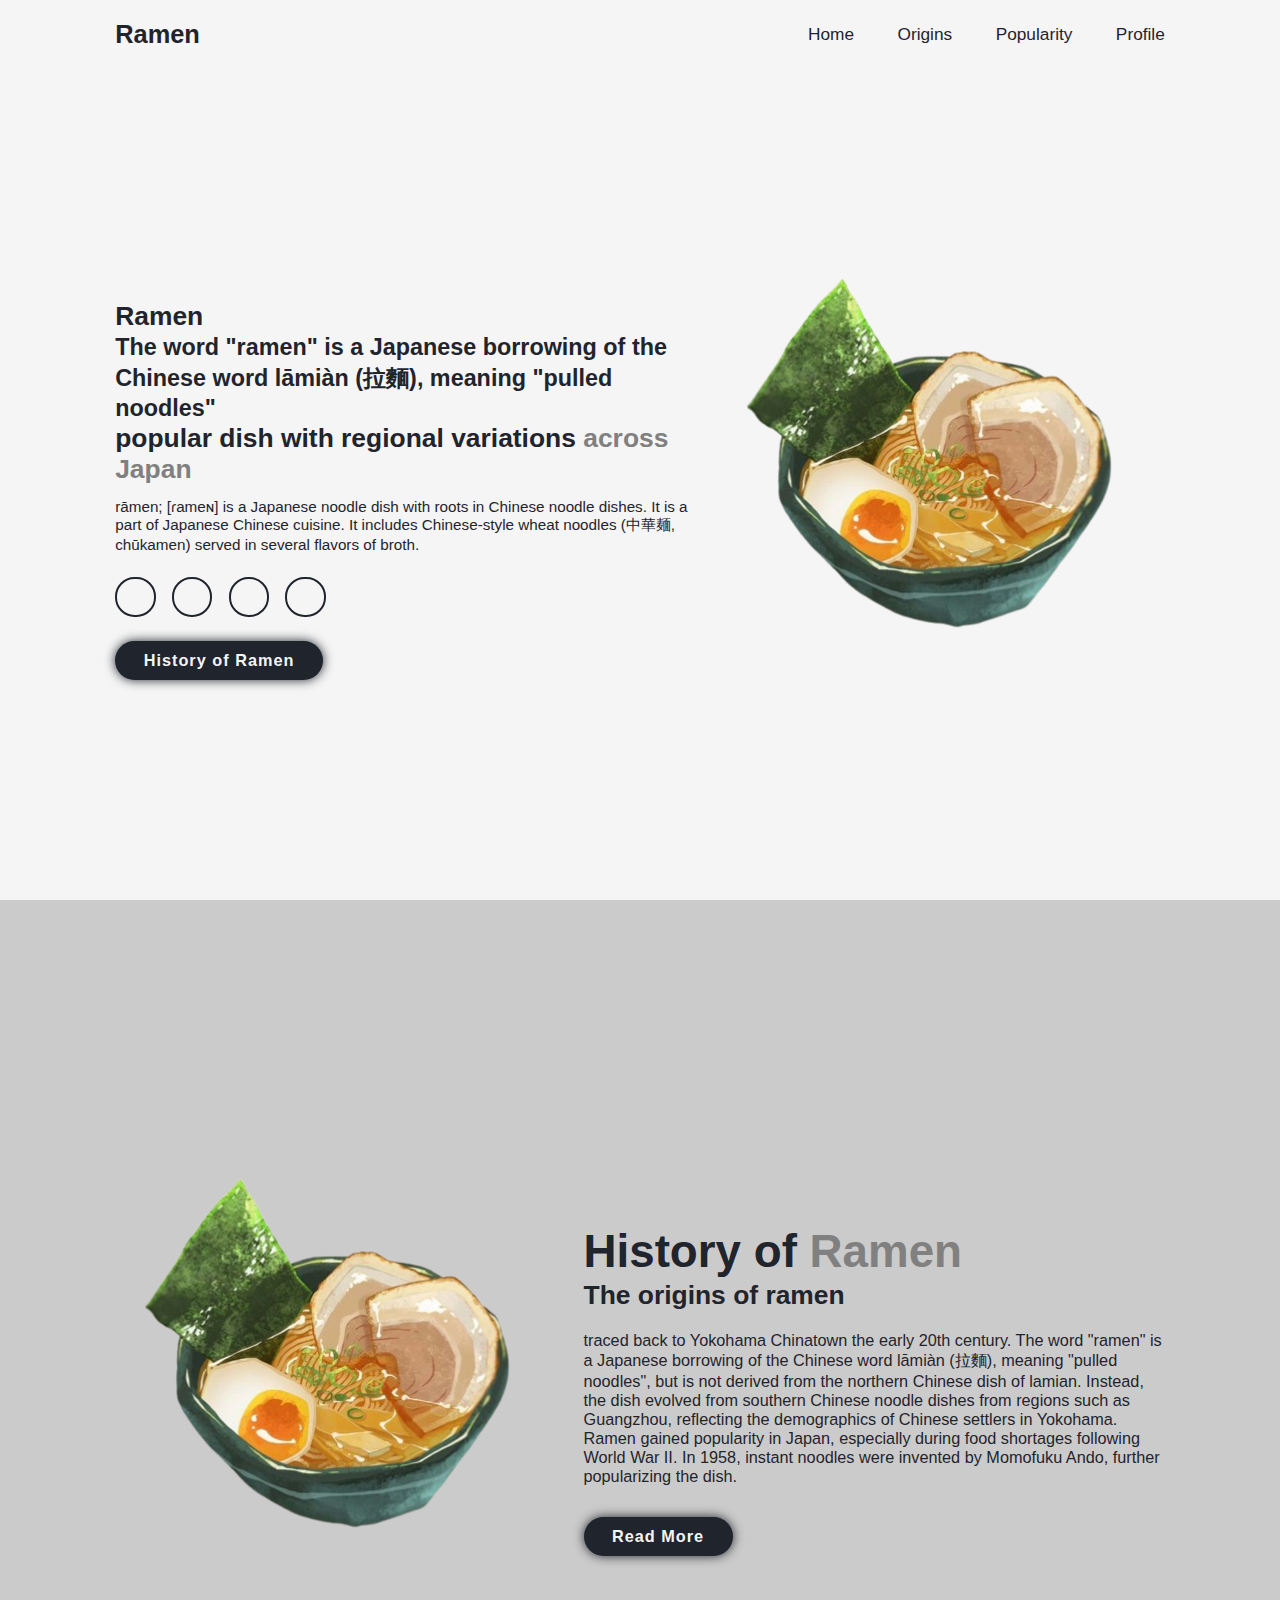
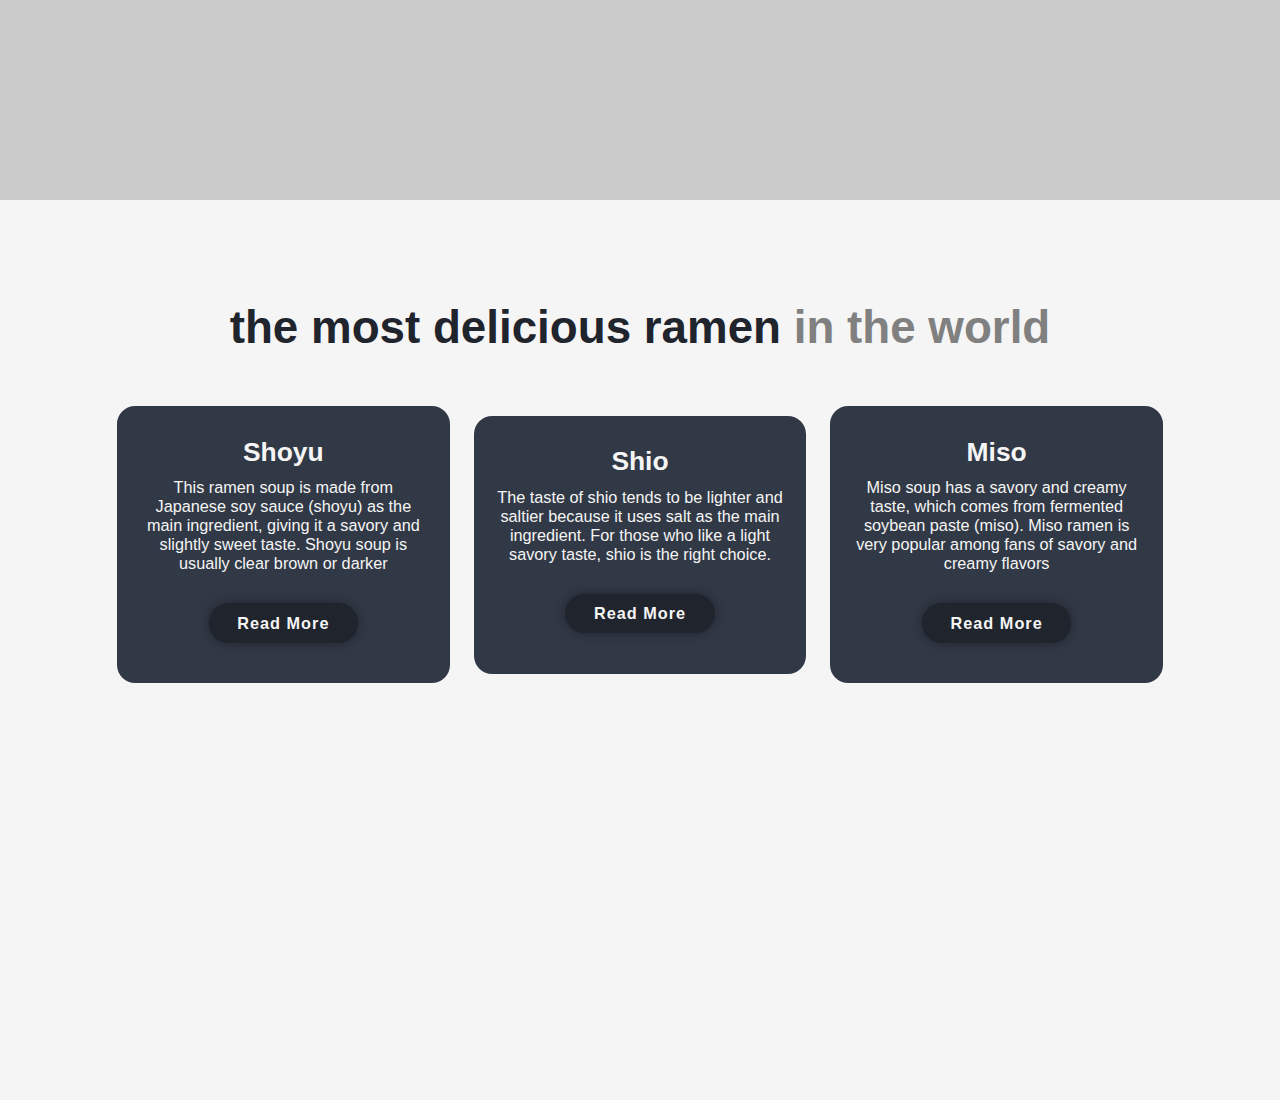
<file: index.html>
<!DOCTYPE html>
<html lang="en">
<head>
    <meta charset="UTF-8">
    <meta name="viewport" content="width=device-width, initial-scale=1.0">
    <title>Ramen</title>
    <link rel="stylesheet" href="style.css">
    <link href="https://cdn.boxicons.com/fonts/basic/boxicons.min.css" rel="stylesheet">
    <link href="https://cdn.boxicons.com/fonts/brands/boxicons-brands.min.css" rel="stylesheet">

</head>
<body>
    <header class="header">
        <a href="" class="logo">Ramen</a>

        <i class="bxr  bx-menu" id="menu-icon"></i> 

        <nav class="navbar">
            <a href="#home" class="active">Home</a>
            <a href="#about">Origins</a>
            <a href="#services">Popularity</a>
            <a href="profile.html">Profile <link rel="stylesheet" href="profile.html"></a>
        </nav>
    </header>

    <section class="home" id="home">
        <div class="home-content">
            <h3>Ramen</h3>
            <h1> The word "ramen" is a Japanese borrowing of the Chinese word lāmiàn (拉麵), meaning "pulled noodles"</h1>
            <h3>popular dish with regional variations <span>across Japan</span></h3>
            <p>rāmen; [ɾameɴ] is a Japanese noodle dish with roots in Chinese noodle 
                dishes. It is a part of Japanese Chinese cuisine. 
                It includes Chinese-style wheat noodles (中華麺, chūkamen) served in several flavors of broth.</p>

            <div class="social-media">
                <a href="#"><i class="bxl  bx-tiktok"></i></a>
                <a href="#"><i class="bxl  bx-whatsapp"></i></a>
                <a href="#"><i class="bxl  bx-discord-alt"></i></a>
                <a href="#"><i class="bxl  bx-twitter-x"></i></a>
            </div>
            
            <a href="#" class="btn">History of Ramen <link rel="stylesheet" href="https://en.wikipedia.org/wiki/Ramen"></a>
        </div>

        <div class="home-img">
            <img src="ramen.png" alt="">
        </div>
    </section>

    <section class="about" id="about">
        <div class="about-img">
            <img src="ramen.png" alt="">
        </div>

        <div class="about-content">
            <h2 class="heading">History of <span>Ramen</span></h2>
            <h3>The origins of ramen</h3>
            <p>traced back to Yokohama Chinatown
                the early 20th century. The word "ramen" is a Japanese 
                borrowing of the Chinese word lāmiàn (拉麵),
                meaning "pulled noodles", but is not derived from the northern 
                Chinese dish of lamian. Instead, the dish evolved from southern
                Chinese noodle dishes from regions such as Guangzhou,
                reflecting the demographics of Chinese settlers in Yokohama.
                Ramen gained popularity in Japan, especially during food shortages 
                following World War II. In 1958, instant noodles were invented by Momofuku Ando, further popularizing the dish.
            </p>

            <a href="#" class="btn">Read More</a>
        </div>
    </section>

    <section class="services" id="services">
        <h2 class="heading">the most delicious ramen <span>in the world</span></h2>

        <div class="services-container">
            <div class="services-box">
                <i class="bxr  bx-bowl-noodles"></i>
                <h3>Shoyu</h3>
                <p>This ramen soup is made from Japanese 
                    soy sauce (shoyu) as the main ingredient,
                    giving it a savory and slightly sweet taste.
                    Shoyu soup is usually clear brown or darker</p>
                <a href="#" class="btn">Read More</a>
            </div>

            <div class="services-box">
                <i class="bxr  bx-bowl-noodles-alt"></i> 
                <h3>Shio</h3>
                <p>The taste of shio tends to be lighter and saltier
                    because it uses salt as the main ingredient.
                    For those who like a light savory taste,
                    shio is the right choice.</p>
                <a href="#" class="btn">Read More</a>
            </div>

            <div class="services-box">
                <i class="bxr  bx-bowl-noodles"></i>
                <h3>Miso</h3>
                <p>Miso soup has a savory and creamy taste,
                    which comes from fermented soybean paste (miso).
                     Miso ramen is very popular among fans
                     of savory and creamy flavors</p>
                <a href="#" class="btn">Read More</a>
            </div>
        </div>
    </section>
</body>
</html>
</file>
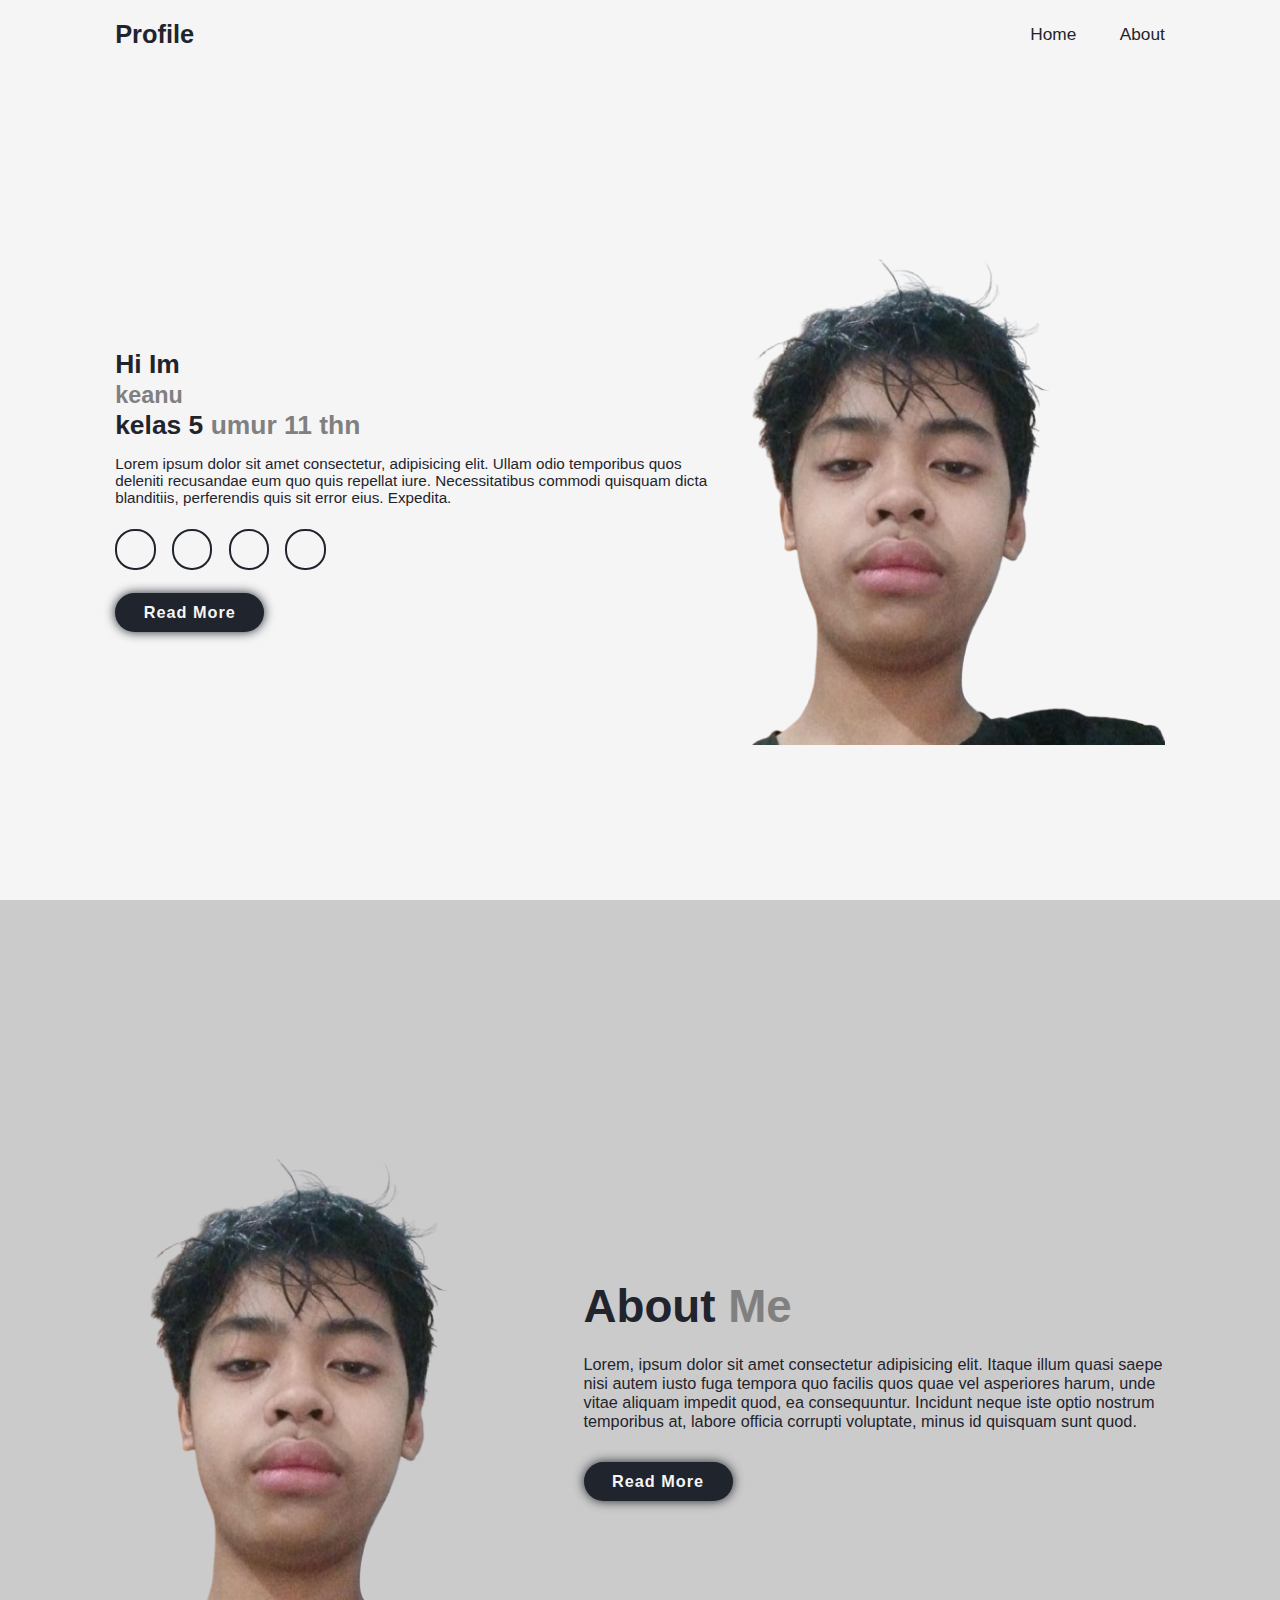
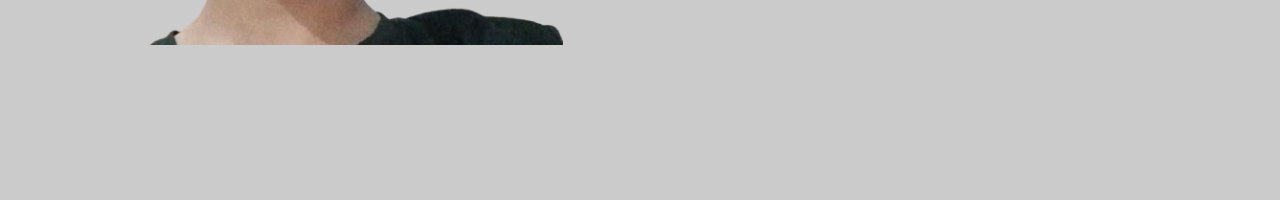
<file: profile.html>
<!DOCTYPE html>
<html lang="en">
<head>
    <meta charset="UTF-8">
    <meta name="viewport" content="width=device-width, initial-scale=1.0">
    <title>Document</title>
    <link rel="stylesheet" href="profilestyle.css">
    <link href="https://cdn.boxicons.com/fonts/basic/boxicons.min.css" rel="stylesheet">
    <link href="https://cdn.boxicons.com/fonts/brands/boxicons-brands.min.css" rel="stylesheet">
    <link href="https://fonts.googleapis.com/css2?family=Pixelify+Sans:wght@400..700&display=swap" rel="stylesheet">
</head>
<body>
        <header class="header">
        <a href="" class="logo">Profile</a>

        <i class="bxr  bx-menu" id="menu-icon"></i> 

        <nav class="navbar">
            <a href="#home" class="active">Home</a>
            <a href="#about">About</a>
        </nav>
    </header>

    <section class="home" id="home">
        <div class="home-content">
            <h3>Hi Im</h3>
            <h1><span>keanu</span></h1>
            <h3>kelas 5 <span>umur 11 thn</span></h3>
            <p>Lorem ipsum dolor sit amet consectetur, adipisicing elit. Ullam odio temporibus quos deleniti 
                recusandae eum quo quis repellat iure.
                Necessitatibus commodi quisquam dicta blanditiis, perferendis quis sit error eius. Expedita.</p>
            <div class="social-media">
                <a href="#"><i class="bxl  bx-tiktok"></i></a>
                <a href="#"><i class="bxl  bx-whatsapp"></i></a>
                <a href="#"><i class="bxl  bx-discord-alt"></i></a>
                <a href="#"><i class="bxl  bx-twitter-x"></i></a>
            </div>
            <a href="#" class="btn">Read More</a>
        </div>

        <div class="home-img">
            <img src="A.png" alt="">
        </div>
    </section>

        <section class="about" id="about">
        <div class="about-img">
            <img src="A.png" alt="">
        </div>

        <div class="about-content">
            <h2 class="heading">About <span>Me</span></h2>
            <p>Lorem, ipsum dolor sit amet consectetur adipisicing elit. 
                Itaque illum quasi saepe nisi autem iusto fuga tempora quo facilis quos quae vel asperiores harum, 
                unde vitae aliquam impedit quod, ea consequuntur. Incidunt neque iste optio nostrum temporibus at, 
                labore officia corrupti voluptate, minus id quisquam sunt quod.
            </p>
            <a href="#" class="btn">Read More</a>
        </div>
    </section>
</body>
</html>
</file>
<file: style.css>
* {
    margin: 0;
    padding: 0;
    box-sizing: border-box;
    text-decoration: none;
    border: none;
    outline: none;
    scroll-behavior: smooth;
    font-family: 'Poppins', sans-serif;
}

:root {
    --bg-color: #f5f5f5;
    --second-bg-color: #323946;
    --text-color: #1f242d;
    --main-color: #cccbcb;
}

html {
    font-size: 63.5%;
    overflow-x: hidden;
}

body {
    background: var(--bg-color);
    color: var(--text-color);
}

section {
    min-height: 100vh;
    padding: 10rem 9% 2rem;

}

.header {
    position: fixed;
    top: 0;
    left: 0;
    width: 100%;
    padding: 2rem 9%;
    background: var(--bg-color);
    display: flex;
    justify-content: space-between;
    align-items: center;
    z-index: 100;
}

.logo {
    font-size: 2.5rem;
    color: var(--text-color);
    font-weight: 600;
    cursor: default;
}

.navbar a {
    font-size: 1.7rem;
    color: var(--text-color);
    margin-left: 4rem;
    transition: .3s;
}

.navbar a:hover 
.navbar a:active{
    color: var(--main-color);
}

#menu-icon {
    font-size: 3.6rem;
    color: var(--text-color);
    display: none;
}

.home {
    display:flex;
    justify-content: center;
    align-items: center;
}

.home-img img {
    width: 35vw;
}

.home-content h3 {
    font-size: 2.6rem;
    font-weight: 700;
}

.home-content h3:nth-of-type(2) {
    margin-bottom: 1.3rem;
}

span {
    color: gray;
}

.home-content h1 {
    font-size: 2.3rem;
    font-weight: 700;
    line-height: 1.3;
}

.home-content p {
    font-size: 1.5rem;
}

.social-media a {
    display: inline-flex;
    justify-content: center;
    align-items: center;
    width: 4rem;
    height: 4rem;
    background: transparent;
    border: .2rem solid var(--text-color);
    border-radius: 48%;
    font-size: 1.5rem;
    color: var(--text-color);
    margin: 2.3rem 1.3rem 2.3rem 0;
    transition: .5s ease;
}

.btn {
    display: inline-block;
    padding: 1rem 2.8rem;
    background: var(--text-color);
    border-radius: 4rem;
    box-shadow: 0 0 1rem var(--text-color);
    font-size: 1.6rem;
    color: var(--bg-color);
    letter-spacing: .1rem;
    font-weight: 600;
    transition: .5s ease;
}

.btn:hover {
    box-shadow: none;
}

.about {
    display: flex;
    justify-content: center;
    align-items: center;
    gap: 2rem;
    background: var(--main-color);
}

.about-img img {
    width: 35vw;
}

.heading {
    text-align: center;
    font-size: 4.5rem;
}

.about-content h2 {
    text-align: left;
    line-height: 1.2;
}

.about-content h3 {
    font-size: 2.6rem;
}

.about-content p {
    font-size: 1.6rem;
    margin: 2rem 0 3rem;
}

.services h2 {
    margin-bottom: 5rem;
}

.services-container {
    display: flex;
    justify-content: center;
    align-items: center;
    flex-wrap: wrap;
    gap: 2rem;
}

.services-container .services-box {
    flex: 1 1 30rem;
    background: var(--second-bg-color);
    padding: 3rem 2rem 4rem;
    border-radius: 2rem;
    text-align: center;
    border: .2rem solid var(--bg-color);
    transition: .5s ease;
}

.services-container .services-box:hover {
    border-color: var(--bg-color);
    transform: scale(1.02);
}

.services-box i {
    font-size: 7rem;
    color: var(--bg-color);
}

.services-box h3 {
    font-size: 2.6rem;
    color: var(--bg-color);
}

.services-box p {
    font-size: 1.6rem;
    margin: 1rem 0 3rem;
    color: var(--bg-color);
}
</file>
<file: profilestyle.css>
* {
    margin: 0;
    padding: 0;
    box-sizing: border-box;
    text-decoration: none;
    border: none;
    outline: none;
    scroll-behavior: smooth;
    font-family: 'Poppins', sans-serif;
}

:root {
    --bg-color: #f5f5f5;
    --second-bg-color: #323946;
    --text-color: #1f242d;
    --main-color: #cccbcb;
}

html {
    font-size: 63.5%;
    overflow-x: hidden;
}

body {
    background: var(--bg-color);
    color: var(--text-color);
}

section {
    min-height: 100vh;
    padding: 10rem 9% 2rem;

}

.header {
    position: fixed;
    top: 0;
    left: 0;
    width: 100%;
    padding: 2rem 9%;
    background: var(--bg-color);
    display: flex;
    justify-content: space-between;
    align-items: center;
    z-index: 100;
}

.logo {
    font-size: 2.5rem;
    color: var(--text-color);
    font-weight: 600;
    cursor: default;
}

.navbar a {
    font-size: 1.7rem;
    color: var(--text-color);
    margin-left: 4rem;
    transition: .3s;
}

.navbar a:hover 
.navbar a:active{
    color: var(--main-color);
}

#menu-icon {
    font-size: 3.6rem;
    color: var(--text-color);
    display: none;
}

.home {
    display:flex;
    justify-content: center;
    align-items: center;
}

.home-img img {
    width: 35vw;
}

.home-content h3 {
    font-size: 2.6rem;
    font-weight: 700;
}

.home-content h3:nth-of-type(2) {
    margin-bottom: 1.3rem;
}

span {
    color: gray;
}

.home-content h1 {
    font-size: 2.3rem;
    font-weight: 700;
    line-height: 1.3;
}

.home-content p {
    font-size: 1.5rem;
}

.btn {
    display: inline-block;
    padding: 1rem 2.8rem;
    background: var(--text-color);
    border-radius: 4rem;
    box-shadow: 0 0 1rem var(--text-color);
    font-size: 1.6rem;
    color: var(--bg-color);
    letter-spacing: .1rem;
    font-weight: 600;
    transition: .5s ease;
}

.btn:hover {
    box-shadow: none;
}

.about {
    display: flex;
    justify-content: center;
    align-items: center;
    gap: 2rem;
    background: var(--main-color);
}

.about-img img {
    width: 35vw;
}

.heading {
    text-align: center;
    font-size: 4.5rem;
}

.about-content h2 {
    text-align: left;
    line-height: 1.2;
}

.about-content h3 {
    font-size: 2.6rem;
}

.about-content p {
    font-size: 1.6rem;
    margin: 2rem 0 3rem;
}

.social-media a {
    display: inline-flex;
    justify-content: center;
    align-items: center;
    width: 4rem;
    height: 4rem;
    background: transparent;
    border: .2rem solid var(--text-color);
    border-radius: 48%;
    font-size: 1.5rem;
    color: var(--text-color);
    margin: 2.3rem 1.3rem 2.3rem 0;
    transition: .5s ease;
}
</file>
